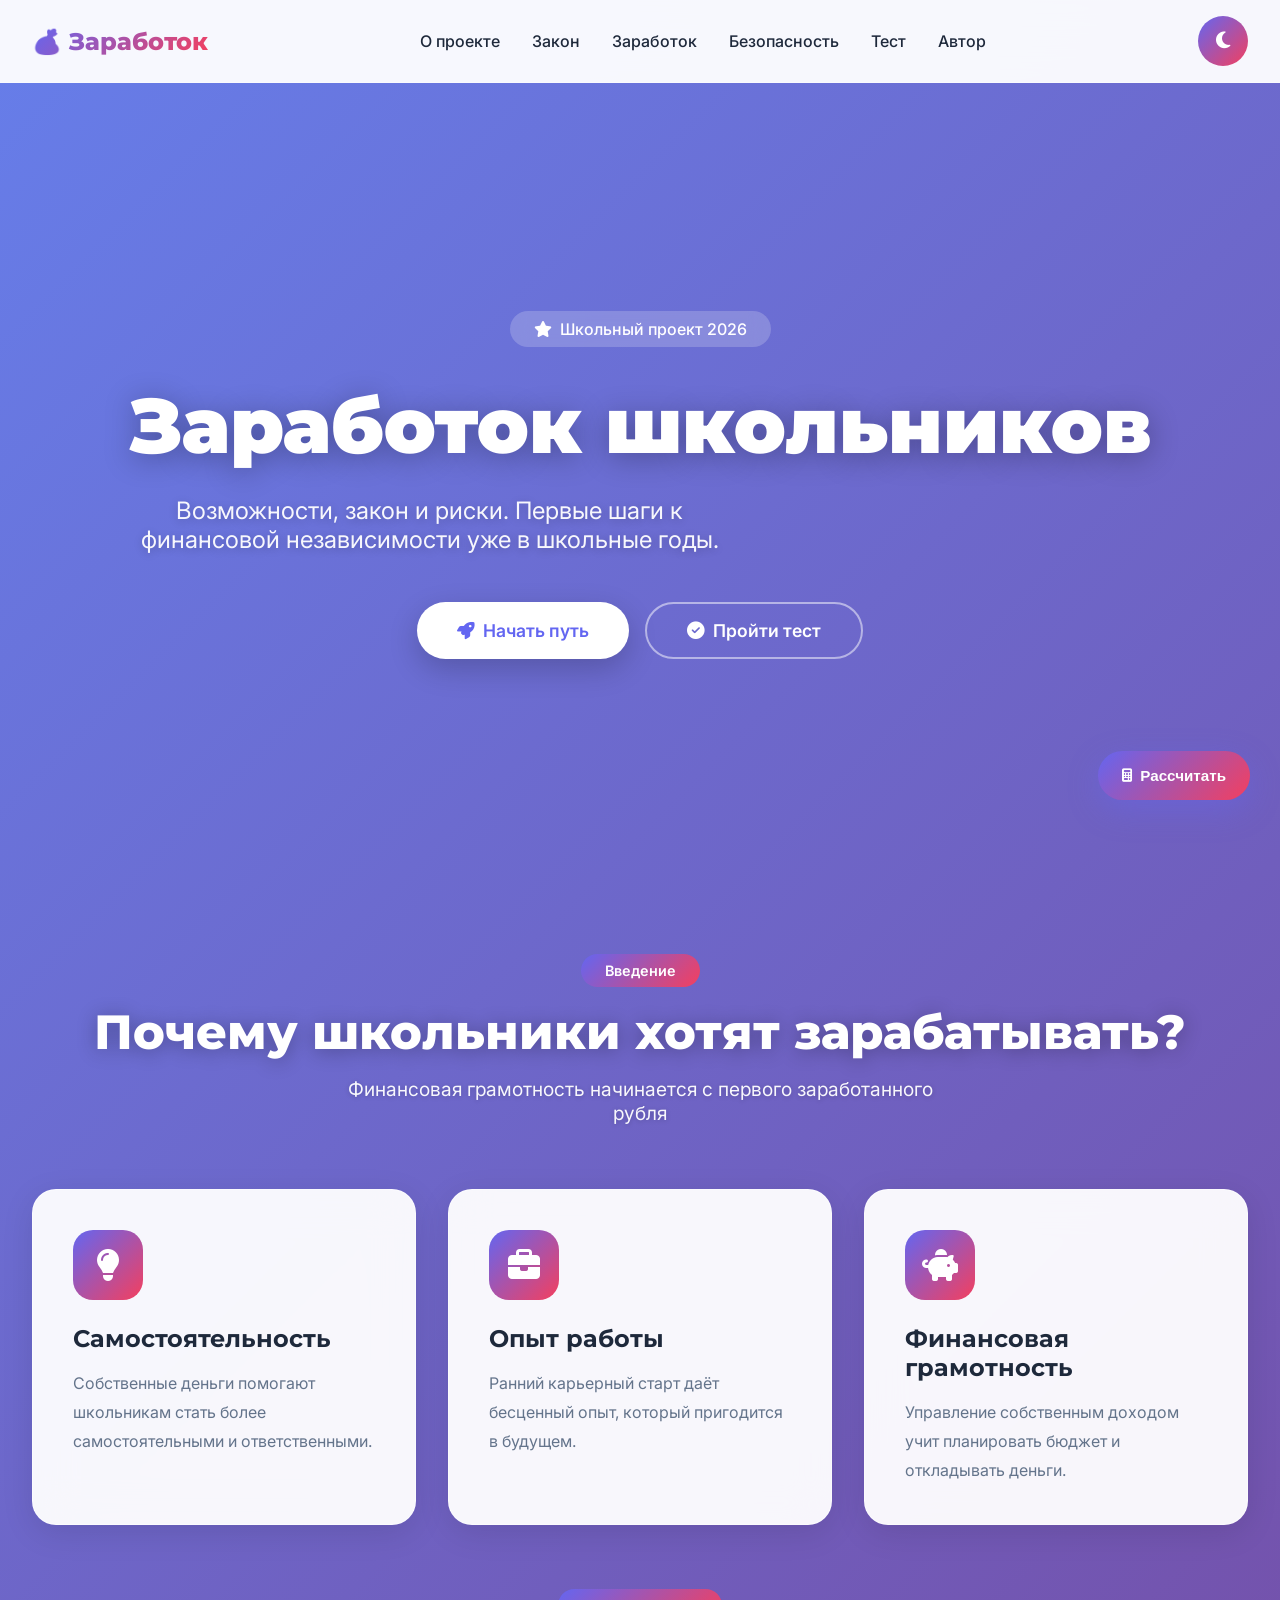
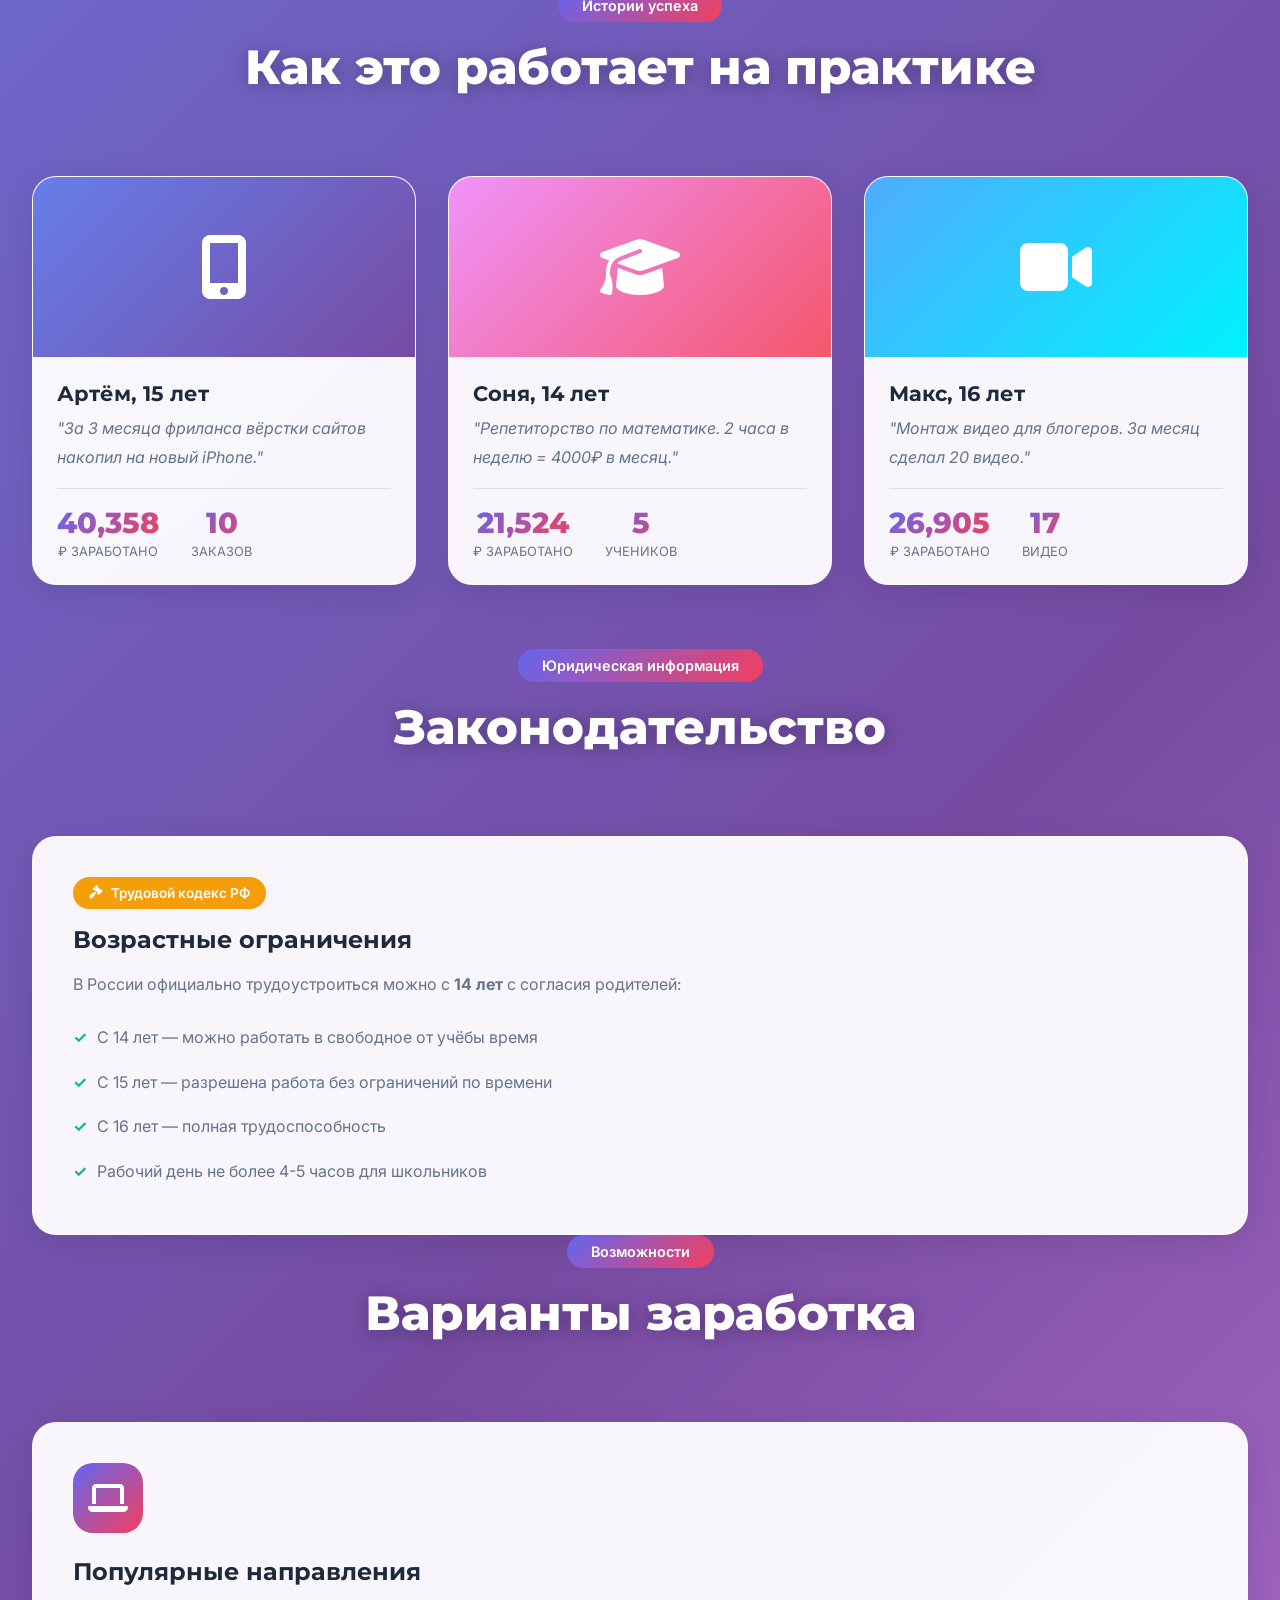
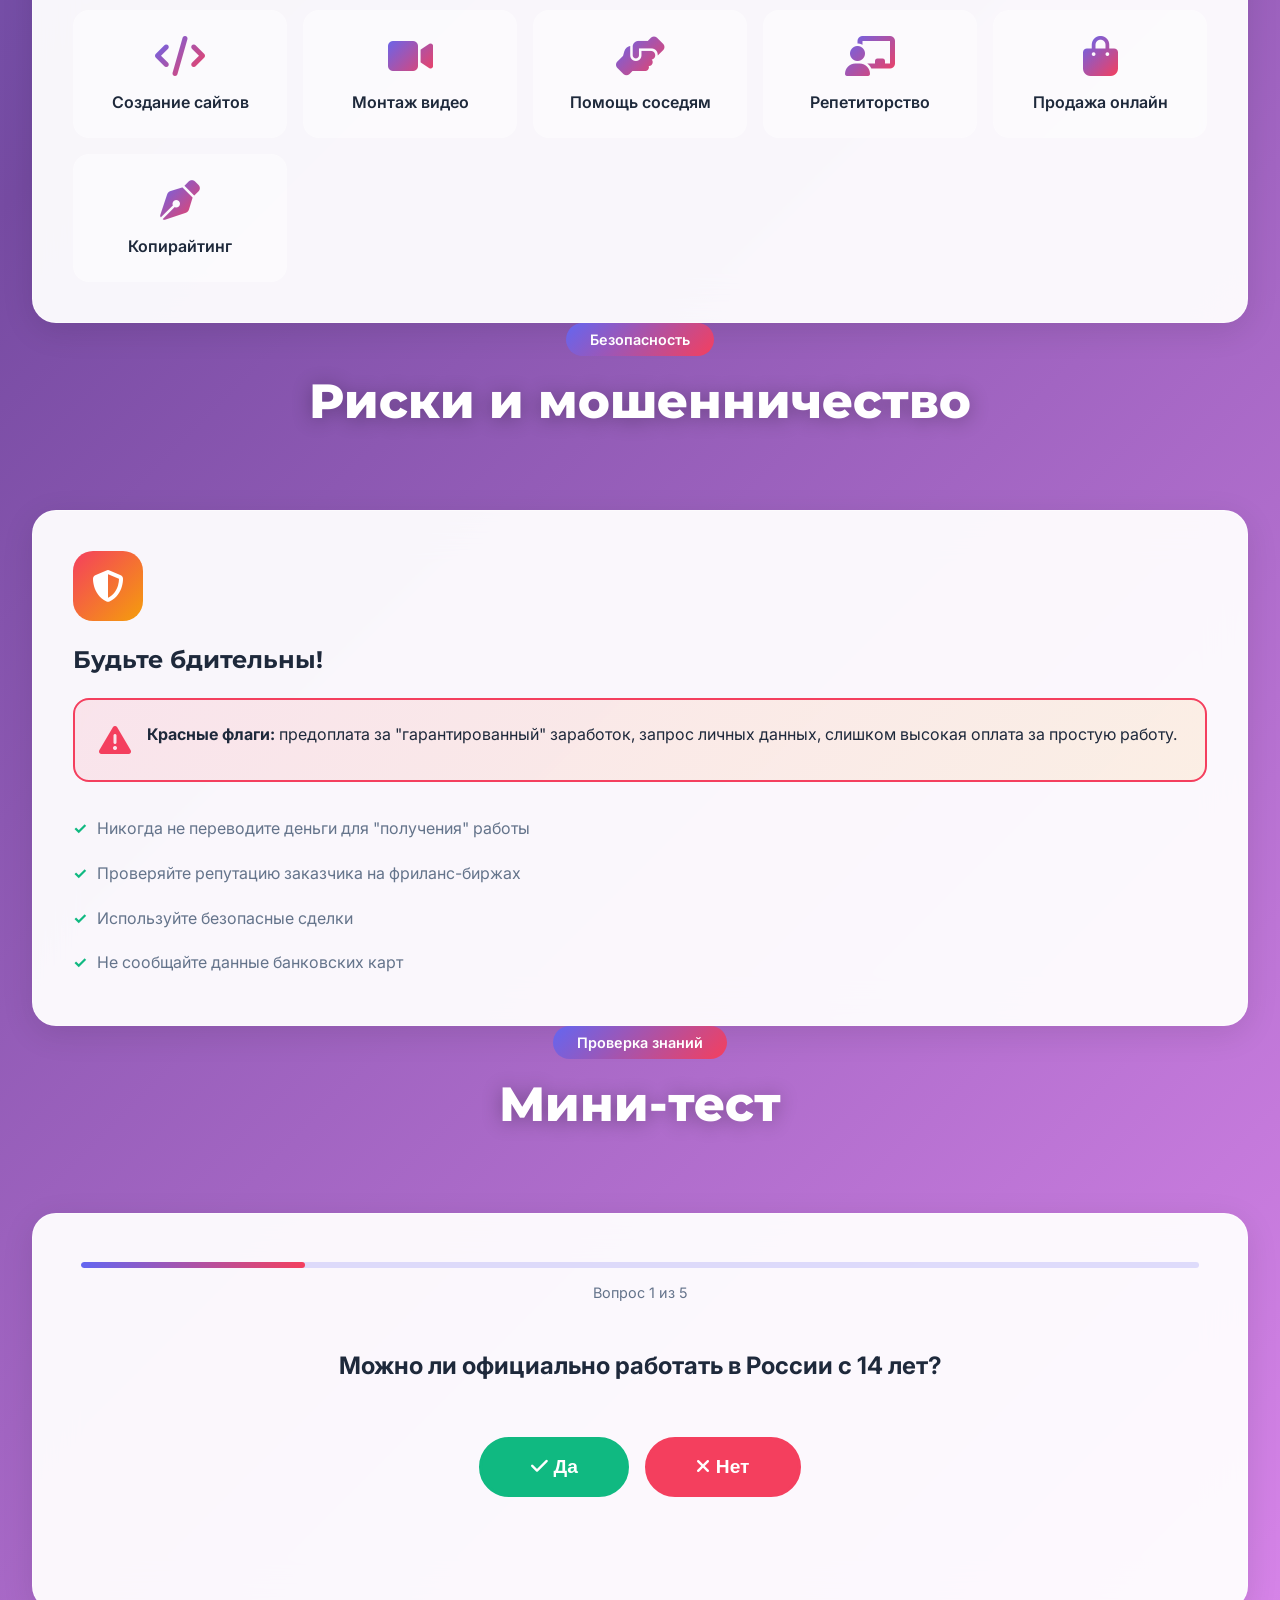
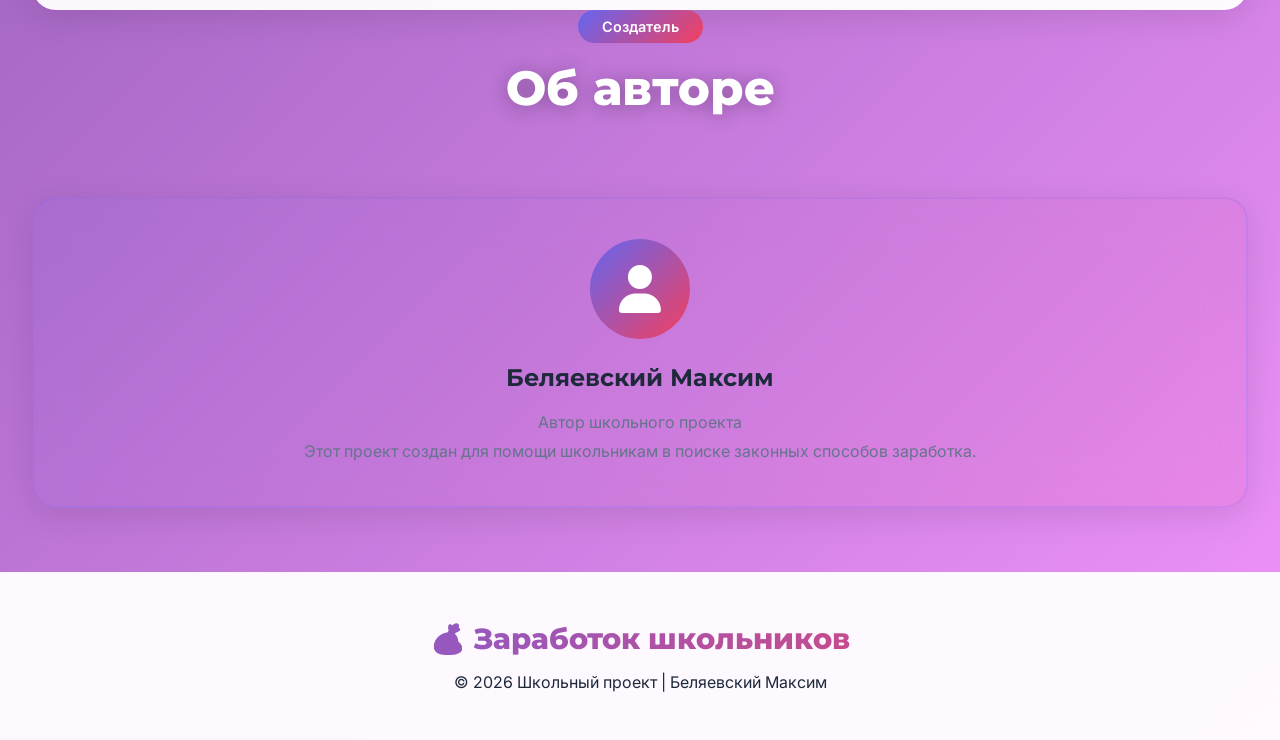
<file: index.html>
<!DOCTYPE html>
<html lang="ru">
<head>
  <meta charset="UTF-8">
  <meta name="viewport" content="width=device-width, initial-scale=1.0">
  <title>Заработок школьников | Возможности и карьера</title>
  <link href="https://fonts.googleapis.com/css2?family=Inter:wght@400;500;600;700;800&family=Montserrat:wght@700;800;900&display=swap" rel="stylesheet">
  <link rel="stylesheet" href="https://cdnjs.cloudflare.com/ajax/libs/font-awesome/6.4.0/css/all.min.css">
  <!-- VERSION 31 - FORCE CACHE REFRESH -->
  <link rel="stylesheet" href="style.css?v=32">
  <base target="_blank">
</head>
<body>

<!-- Progress Bar -->
<div class="progress-bar" id="progressBar" role="progressbar" aria-label="Прогресс прокрутки страницы"></div>

<!-- Calculator Modal -->
<div class="modal-overlay" id="calculatorModal" role="dialog" aria-modal="true" aria-labelledby="calcTitle">
  <div class="modal">
    <button class="modal-close" id="closeCalculator" aria-label="Закрыть калькулятор">
      <i class="fas fa-times" aria-hidden="true"></i>
    </button>
    <h3 class="modal-title" id="calcTitle">
      <i class="fas fa-calculator" aria-hidden="true"></i>
      Калькулятор заработка
    </h3>

    <div class="calc-form">
      <div class="calc-group">
        <label for="workType">Тип работы</label>
        <select id="workType">
          <option value="500">Репетиторство (500₽/час)</option>
          <option value="300">Фриланс (300₽/час)</option>
          <option value="200">Помощь соседям (200₽/час)</option>
          <option value="400">Монтаж видео (400₽/час)</option>
          <option value="250">Копирайтинг (250₽/час)</option>
          <option value="150">Продажи handmade (150₽/час)</option>
        </select>
      </div>

      <div class="calc-group">
        <label for="hoursPerWeek">Часов в неделю: <span id="hoursValue" class="calc-highlight">5</span></label>
        <input type="range" id="hoursPerWeek" min="1" max="20" value="5" class="calc-slider" aria-describedby="hoursHint">
        <div class="calc-range-labels">
          <span>1 час</span>
          <span>20 часов</span>
        </div>
        <p id="hoursHint" class="sr-only">Выберите количество часов от 1 до 20</p>

        <!-- Quick select buttons -->
        <div class="calc-quick-buttons">
          <button type="button" class="calc-quick-btn" data-hours="5">5 ч</button>
          <button type="button" class="calc-quick-btn" data-hours="10">10 ч</button>
          <button type="button" class="calc-quick-btn" data-hours="15">15 ч</button>
          <button type="button" class="calc-quick-btn" data-hours="20">20 ч</button>
        </div>
      </div>

      <button class="calc-btn" id="calculateBtn">
        <i class="fas fa-calculator" aria-hidden="true"></i>
        Рассчитать
      </button>

      <div class="calc-result" id="calcResult" style="display: none;" role="status" aria-live="polite">
        <div class="calc-result-title">Ваш потенциальный доход:</div>
        <div class="calc-result-amount" id="resultAmount">0₽</div>
        <div class="calc-result-details">
          <div class="calc-detail">
            <span>В неделю:</span>
            <strong id="weeklyAmount">0₽</strong>
          </div>
          <div class="calc-detail">
            <span>В месяц:</span>
            <strong id="monthlyAmount">0₽</strong>
          </div>
          <div class="calc-detail">
            <span>За год:</span>
            <strong id="yearlyAmount">0₽</strong>
          </div>
        </div>
      </div>
    </div>
  </div>
</div>

<!-- Calculator Floating Button -->
<button class="calc-floating-btn" id="openCalculator" title="Калькулятор заработка" aria-label="Открыть калькулятор заработка">
  <i class="fas fa-calculator" aria-hidden="true"></i>
  <span class="calc-floating-text">Рассчитать</span>
</button>

<!-- Back to Top Button -->
<button class="back-to-top" id="backToTop" title="Наверх" aria-label="Вернуться наверх">
  <i class="fas fa-arrow-up" aria-hidden="true"></i>
</button>

<!-- Navigation -->
<nav id="navbar" role="navigation" aria-label="Главное меню">
  <div class="nav-logo">💰 Заработок</div>

  <!-- Mobile Menu Toggle -->
  <button class="mobile-menu-toggle" id="mobileMenuToggle" aria-label="Открыть меню" aria-expanded="false" aria-controls="mobileMenu">
    <i class="fas fa-bars" aria-hidden="true"></i>
  </button>

  <ul class="nav-links" role="menubar">
    <li role="none"><a href="#about" role="menuitem">О проекте</a></li>
    <li role="none"><a href="#law" role="menuitem">Закон</a></li>
    <li role="none"><a href="#work" role="menuitem">Заработок</a></li>
    <li role="none"><a href="#risk" role="menuitem">Безопасность</a></li>
    <li role="none"><a href="#test" role="menuitem">Тест</a></li>
    <li role="none"><a href="#author" role="menuitem">Автор</a></li>
  </ul>

  <button class="theme-toggle" id="themeToggle" aria-label="Переключить тему">
    <i class="fas fa-moon" aria-hidden="true"></i>
  </button>
</nav>

<!-- Mobile Menu Overlay -->
<div class="mobile-menu-overlay" id="mobileMenuOverlay" role="dialog" aria-modal="true" aria-label="Мобильное меню">
  <div class="mobile-menu" id="mobileMenu">
    <button class="mobile-menu-close" id="mobileMenuClose" aria-label="Закрыть меню">
      <i class="fas fa-times" aria-hidden="true"></i>
    </button>
    <ul class="mobile-nav-links">
      <li><a href="#about"><i class="fas fa-info-circle"></i> О проекте</a></li>
      <li><a href="#law"><i class="fas fa-gavel"></i> Закон</a></li>
      <li><a href="#work"><i class="fas fa-briefcase"></i> Заработок</a></li>
      <li><a href="#risk"><i class="fas fa-shield-alt"></i> Безопасность</a></li>
      <li><a href="#test"><i class="fas fa-check-circle"></i> Тест</a></li>
      <li><a href="#author"><i class="fas fa-user"></i> Автор</a></li>
    </ul>
  </div>
</div>

<!-- Hero Section -->
<header>
  <div class="hero-content">
    <div class="hero-badge">
      <i class="fas fa-star" aria-hidden="true"></i>
      Школьный проект 2026
    </div>
    <h1>Заработок школьников</h1>
    <p class="hero-subtitle">Возможности, закон и риски. Первые шаги к финансовой независимости уже в школьные годы.</p>
    <div class="hero-buttons">
      <a href="#about" class="btn btn-primary">
        <i class="fas fa-rocket" aria-hidden="true"></i>
        Начать путь
      </a>
      <a href="#test" class="btn btn-secondary">
        <i class="fas fa-check-circle" aria-hidden="true"></i>
        Пройти тест
      </a>
    </div>
  </div>
</header>

<!-- Main Content -->
<section class="container">

  <!-- About Section -->
  <div class="section-header reveal">
    <span class="section-tag">Введение</span>
    <h2 class="section-title">Почему школьники хотят зарабатывать?</h2>
    <p class="section-subtitle">Финансовая грамотность начинается с первого заработанного рубля</p>
  </div>

  <div class="cards-grid">
    <div class="card reveal" id="about">
      <div class="card-icon">
        <i class="fas fa-lightbulb" aria-hidden="true"></i>
      </div>
      <h2>Самостоятельность</h2>
      <p>Собственные деньги помогают школьникам стать более самостоятельными и ответственными.</p>
    </div>

    <div class="card reveal">
      <div class="card-icon">
        <i class="fas fa-briefcase" aria-hidden="true"></i>
      </div>
      <h2>Опыт работы</h2>
      <p>Ранний карьерный старт даёт бесценный опыт, который пригодится в будущем.</p>
    </div>

    <div class="card reveal">
      <div class="card-icon">
        <i class="fas fa-piggy-bank" aria-hidden="true"></i>
      </div>
      <h2>Финансовая грамотность</h2>
      <p>Управление собственным доходом учит планировать бюджет и откладывать деньги.</p>
    </div>
  </div>

  <!-- Success Stories -->
  <div class="section-header reveal">
    <span class="section-tag">Истории успеха</span>
    <h2 class="section-title">Как это работает на практике</h2>
  </div>

  <div class="cards-grid">
    <div class="card story-card reveal">
      <div class="story-image" style="background: linear-gradient(135deg, #667eea 0%, #764ba2 100%);">
        <i class="fas fa-mobile-alt" aria-hidden="true"></i>
      </div>
      <div class="story-content">
        <h3>Артём, 15 лет</h3>
        <p class="story-text">"За 3 месяца фриланса вёрстки сайтов накопил на новый iPhone."</p>
        <div class="story-stats">
          <div class="stat">
            <span class="stat-number" data-target="45000">0</span>
            <span class="stat-label">₽ заработано</span>
          </div>
          <div class="stat">
            <span class="stat-number" data-target="12">0</span>
            <span class="stat-label">заказов</span>
          </div>
        </div>
      </div>
    </div>

    <div class="card story-card reveal">
      <div class="story-image" style="background: linear-gradient(135deg, #f093fb 0%, #f5576c 100%);">
        <i class="fas fa-graduation-cap" aria-hidden="true"></i>
      </div>
      <div class="story-content">
        <h3>Соня, 14 лет</h3>
        <p class="story-text">"Репетиторство по математике. 2 часа в неделю = 4000₽ в месяц."</p>
        <div class="story-stats">
          <div class="stat">
            <span class="stat-number" data-target="24000">0</span>
            <span class="stat-label">₽ заработано</span>
          </div>
          <div class="stat">
            <span class="stat-number" data-target="6">0</span>
            <span class="stat-label">учеников</span>
          </div>
        </div>
      </div>
    </div>

    <div class="card story-card reveal">
      <div class="story-image" style="background: linear-gradient(135deg, #4facfe 0%, #00f2fe 100%);">
        <i class="fas fa-video" aria-hidden="true"></i>
      </div>
      <div class="story-content">
        <h3>Макс, 16 лет</h3>
        <p class="story-text">"Монтаж видео для блогеров. За месяц сделал 20 видео."</p>
        <div class="story-stats">
          <div class="stat">
            <span class="stat-number" data-target="30000">0</span>
            <span class="stat-label">₽ заработано</span>
          </div>
          <div class="stat">
            <span class="stat-number" data-target="20">0</span>
            <span class="stat-label">видео</span>
          </div>
        </div>
      </div>
    </div>
  </div>

  <!-- Law Section -->
  <div class="section-header reveal">
    <span class="section-tag">Юридическая информация</span>
    <h2 class="section-title">Законодательство</h2>
  </div>

  <div class="card law-card reveal" id="law">
    <div class="law-badge">
      <i class="fas fa-gavel" aria-hidden="true"></i>
      Трудовой кодекс РФ
    </div>
    <h2>Возрастные ограничения</h2>
    <p>В России официально трудоустроиться можно с <strong>14 лет</strong> с согласия родителей:</p>
    <ul>
      <li>С 14 лет — можно работать в свободное от учёбы время</li>
      <li>С 15 лет — разрешена работа без ограничений по времени</li>
      <li>С 16 лет — полная трудоспособность</li>
      <li>Рабочий день не более 4-5 часов для школьников</li>
    </ul>
  </div>

  <!-- Work Section -->
  <div class="section-header reveal">
    <span class="section-tag">Возможности</span>
    <h2 class="section-title">Варианты заработка</h2>
  </div>

  <div class="card reveal" id="work">
    <div class="card-icon">
      <i class="fas fa-laptop" aria-hidden="true"></i>
    </div>
    <h2>Популярные направления</h2>
    <div class="work-grid">
      <div class="work-item">
        <i class="fas fa-code" aria-hidden="true"></i>
        <h4>Создание сайтов</h4>
      </div>
      <div class="work-item">
        <i class="fas fa-video" aria-hidden="true"></i>
        <h4>Монтаж видео</h4>
      </div>
      <div class="work-item">
        <i class="fas fa-hands-helping" aria-hidden="true"></i>
        <h4>Помощь соседям</h4>
      </div>
      <div class="work-item">
        <i class="fas fa-chalkboard-teacher" aria-hidden="true"></i>
        <h4>Репетиторство</h4>
      </div>
      <div class="work-item">
        <i class="fas fa-shopping-bag" aria-hidden="true"></i>
        <h4>Продажа онлайн</h4>
      </div>
      <div class="work-item">
        <i class="fas fa-pen-nib" aria-hidden="true"></i>
        <h4>Копирайтинг</h4>
      </div>
    </div>
  </div>

  <!-- Risk Section -->
  <div class="section-header reveal">
    <span class="section-tag">Безопасность</span>
    <h2 class="section-title">Риски и мошенничество</h2>
  </div>

  <div class="card reveal" id="risk">
    <div class="card-icon" style="background: linear-gradient(135deg, #f43f5e, #f59e0b);">
      <i class="fas fa-shield-alt" aria-hidden="true"></i>
    </div>
    <h2>Будьте бдительны!</h2>
    <div class="risk-alert">
      <i class="fas fa-exclamation-triangle" aria-hidden="true"></i>
      <div>
        <strong>Красные флаги:</strong> предоплата за "гарантированный" заработок, запрос личных данных, слишком высокая оплата за простую работу.
      </div>
    </div>
    <ul>
      <li>Никогда не переводите деньги для "получения" работы</li>
      <li>Проверяйте репутацию заказчика на фриланс-биржах</li>
      <li>Используйте безопасные сделки</li>
      <li>Не сообщайте данные банковских карт</li>
    </ul>
  </div>

  <!-- Test Section -->
  <div class="section-header reveal">
    <span class="section-tag">Проверка знаний</span>
    <h2 class="section-title">Мини-тест</h2>
  </div>

  <div class="test-container reveal" id="test">
    <div class="test-progress" role="progressbar" aria-valuenow="20" aria-valuemin="0" aria-valuemax="100" aria-label="Прогресс теста">
      <div class="test-progress-bar" id="testProgress"></div>
    </div>
    <div class="test-counter" id="testCounter" aria-live="polite">Вопрос 1 из 5</div>

    <div class="test-question" id="questionText">
      Можно ли официально работать в России с 14 лет?
    </div>
    <div class="test-buttons" id="testButtons">
      <button class="test-btn test-btn-yes" onclick="checkAnswer(true)" aria-label="Ответ: Да">
        <i class="fas fa-check" aria-hidden="true"></i> Да
      </button>
      <button class="test-btn test-btn-no" onclick="checkAnswer(false)" aria-label="Ответ: Нет">
        <i class="fas fa-times" aria-hidden="true"></i> Нет
      </button>
    </div>
    <div id="result" role="status" aria-live="polite"></div>

    <div class="test-navigation" id="testNavigation" style="display: none;">
      <button class="test-nav-btn test-nav-btn-prev" onclick="prevQuestion()" id="prevBtn" style="display: none;">
        <i class="fas fa-arrow-left" aria-hidden="true"></i> Назад
      </button>
      <button class="test-nav-btn test-nav-btn-next" onclick="nextQuestion()" id="nextBtn">
        Следующий вопрос <i class="fas fa-arrow-right" aria-hidden="true"></i>
      </button>
    </div>

    <!-- Test Summary -->
    <div class="test-summary" id="testSummary" style="display: none;">
      <h3>Результаты теста</h3>
      <div class="test-summary-content" id="testSummaryContent"></div>
    </div>
  </div>

  <!-- Author Section -->
  <div class="section-header reveal">
    <span class="section-tag">Создатель</span>
    <h2 class="section-title">Об авторе</h2>
  </div>

  <div class="card author-card reveal" id="author">
    <div class="author-avatar">
      <i class="fas fa-user" aria-hidden="true"></i>
    </div>
    <h2>Беляевский Максим</h2>
    <p>Автор школьного проекта</p>
    <p>Этот проект создан для помощи школьникам в поиске законных способов заработка.</p>
  </div>

</section>

<!-- Footer -->
<footer>
  <div class="footer-content">
    <div class="footer-logo">💰 Заработок школьников</div>
    <p>© 2026 Школьный проект | Беляевский Максим</p>
  </div>
</footer>

<!-- VERSION 31 - FORCE CACHE REFRESH -->
<script src="script.js?v=32"></script>

</body>
</html>
</file>
<file: style.css>
/* ==========================================
   ЗАРАБОТОК ШКОЛЬНИКОВ - Improved CSS
   Fixes: 1, 2, 3, 4, 5, 6, 7, 11
   ========================================== */

:root {
  --primary: #6366f1;
  --primary-dark: #4f46e5;
  --accent: #f43f5e;
  --accent-light: #fb7185;
  --success: #10b981;
  --warning: #f59e0b;
  --bg-dark: #0f172a;
  --bg-light: #f8fafc;
  --text-dark: #1e293b;
  --text-light: #64748b;
  --white: #ffffff;
  --glass: rgba(255, 255, 255, 0.95);
}

/* Prefers reduced motion */
@media (prefers-reduced-motion: reduce) {
  *,
  *::before,
  *::after {
    animation-duration: 0.01ms !important;
    animation-iteration-count: 1 !important;
    transition-duration: 0.01ms !important;
    scroll-behavior: auto !important;
  }

  .gradient-bg {
    animation: none !important;
  }
}

* {
  margin: 0;
  padding: 0;
  box-sizing: border-box;
}

html {
  scroll-behavior: smooth;
}

body {
  font-family: 'Inter', sans-serif;
  background: linear-gradient(135deg, #667eea 0%, #764ba2 25%, #f093fb 50%, #f5576c 75%, #4facfe 100%);
  background-size: 200% 200%;
  animation: gradientShift 20s ease infinite;
  min-height: 100vh;
  color: var(--text-dark);
  overflow-x: hidden;
  padding-top: 80px;
}

/* Optimized gradient animation - smaller background-size */
@keyframes gradientShift {
  0% { background-position: 0% 50%; }
  50% { background-position: 100% 50%; }
  100% { background-position: 0% 50%; }
}

/* Screen reader only */
.sr-only {
  position: absolute;
  width: 1px;
  height: 1px;
  padding: 0;
  margin: -1px;
  overflow: hidden;
  clip: rect(0, 0, 0, 0);
  white-space: nowrap;
  border: 0;
}

/* Progress Bar with will-change */
.progress-bar {
  position: fixed;
  top: 0;
  left: 0;
  height: 4px;
  background: linear-gradient(90deg, var(--primary), var(--accent));
  z-index: 10000;
  width: 0%;
  transition: width 0.1s ease;
  will-change: width;
}

/* Calculator Floating Button */
.calc-floating-btn {
  position: fixed;
  right: 30px;
  bottom: 100px;
  background: linear-gradient(135deg, var(--primary) 0%, var(--accent) 100%);
  border: none;
  border-radius: 50px;
  padding: 1rem 1.5rem;
  color: white;
  font-weight: 600;
  cursor: pointer;
  box-shadow: 0 10px 30px rgba(99, 102, 241, 0.4);
  z-index: 999;
  display: flex;
  align-items: center;
  gap: 0.5rem;
  transition: all 0.3s ease;
}

.calc-floating-btn:hover {
  transform: translateY(-5px) scale(1.05);
}

.calc-floating-btn:focus-visible {
  outline: 3px solid white;
  outline-offset: 3px;
}

.calc-floating-text {
  font-size: 0.95rem;
}

/* Quick buttons for calculator */
.calc-quick-buttons {
  display: flex;
  gap: 0.5rem;
  margin-top: 0.5rem;
  flex-wrap: wrap;
}

.calc-quick-btn {
  background: rgba(99, 102, 241, 0.1);
  border: 2px solid rgba(99, 102, 241, 0.3);
  border-radius: 8px;
  padding: 0.4rem 0.8rem;
  font-size: 0.85rem;
  font-weight: 600;
  color: var(--primary);
  cursor: pointer;
  transition: all 0.2s ease;
}

.calc-quick-btn:hover {
  background: var(--primary);
  color: white;
  transform: translateY(-2px);
}

.calc-quick-btn.active {
  background: var(--primary);
  color: white;
}

/* Modal */
.modal-overlay {
  position: fixed;
  top: 0;
  left: 0;
  right: 0;
  bottom: 0;
  background: rgba(0, 0, 0, 0.7);
  backdrop-filter: blur(5px);
  z-index: 2000;
  display: flex;
  align-items: center;
  justify-content: center;
  opacity: 0;
  visibility: hidden;
  transition: all 0.3s ease;
}

.modal-overlay.active {
  opacity: 1;
  visibility: visible;
}

.modal {
  background: var(--glass);
  backdrop-filter: blur(20px);
  border-radius: 24px;
  padding: 2rem;
  max-width: 500px;
  width: 90%;
  max-height: 90vh;
  overflow-y: auto;
  position: relative;
  border: 1px solid rgba(255, 255, 255, 0.5);
  box-shadow: 0 25px 50px rgba(0, 0, 0, 0.3);
  transform: scale(0.9);
  transition: all 0.3s ease;
}

.modal-overlay.active .modal {
  transform: scale(1);
}

.modal-close {
  position: absolute;
  top: 1rem;
  right: 1rem;
  background: rgba(244, 63, 94, 0.1);
  border: none;
  width: 40px;
  height: 40px;
  border-radius: 50%;
  cursor: pointer;
  color: var(--accent);
  font-size: 1.2rem;
  transition: all 0.3s ease;
  display: flex;
  align-items: center;
  justify-content: center;
}

.modal-close:hover {
  background: var(--accent);
  color: white;
  transform: rotate(90deg);
}

.modal-close:focus-visible {
  outline: 3px solid var(--accent);
  outline-offset: 2px;
}

.modal-title {
  font-family: 'Montserrat', sans-serif;
  font-size: 1.5rem;
  font-weight: 700;
  margin-bottom: 1.5rem;
  display: flex;
  align-items: center;
  gap: 0.5rem;
}

/* Calculator Form */
.calc-form {
  display: flex;
  flex-direction: column;
  gap: 1.5rem;
}

.calc-group {
  display: flex;
  flex-direction: column;
  gap: 0.5rem;
}

.calc-group label {
  font-weight: 600;
  font-size: 0.95rem;
}

.calc-group select, .calc-group input[type="range"] {
  padding: 0.8rem;
  border: 2px solid rgba(99, 102, 241, 0.2);
  border-radius: 12px;
  font-size: 1rem;
  background: white;
  cursor: pointer;
}

.calc-group select:focus {
  outline: 3px solid var(--primary);
  outline-offset: 2px;
}

.calc-slider {
  width: 100%;
  height: 8px;
  border-radius: 4px;
  background: rgba(99, 102, 241, 0.2);
  outline: none;
  -webkit-appearance: none;
}

.calc-slider::-webkit-slider-thumb {
  -webkit-appearance: none;
  width: 24px;
  height: 24px;
  border-radius: 50%;
  background: linear-gradient(135deg, var(--primary), var(--accent));
  cursor: pointer;
  box-shadow: 0 4px 10px rgba(99, 102, 241, 0.4);
}

.calc-slider:focus::-webkit-slider-thumb {
  box-shadow: 0 0 0 4px rgba(99, 102, 241, 0.3);
}

.calc-range-labels {
  display: flex;
  justify-content: space-between;
  font-size: 0.8rem;
  color: var(--text-light);
}

.calc-highlight {
  color: var(--primary);
  font-weight: 700;
  font-size: 1.2rem;
}

.calc-btn {
  background: linear-gradient(135deg, var(--primary) 0%, var(--accent) 100%);
  border: none;
  padding: 1rem;
  border-radius: 12px;
  color: white;
  font-weight: 600;
  font-size: 1.1rem;
  cursor: pointer;
  transition: all 0.3s ease;
}

.calc-btn:hover {
  transform: translateY(-2px);
  box-shadow: 0 10px 30px rgba(99, 102, 241, 0.4);
}

.calc-btn:focus-visible {
  outline: 3px solid var(--primary);
  outline-offset: 3px;
}

.calc-result {
  background: linear-gradient(135deg, rgba(16, 185, 129, 0.1) 0%, rgba(99, 102, 241, 0.1) 100%);
  border-radius: 16px;
  padding: 1.5rem;
  border: 2px solid rgba(16, 185, 129, 0.3);
  animation: slideUp 0.5s ease;
}

@keyframes slideUp {
  from { opacity: 0; transform: translateY(20px); }
  to { opacity: 1; transform: translateY(0); }
}

.calc-result-title {
  font-size: 0.9rem;
  color: var(--text-light);
  margin-bottom: 0.5rem;
  text-transform: uppercase;
}

.calc-result-amount {
  font-family: 'Montserrat', sans-serif;
  font-size: 2.5rem;
  font-weight: 800;
  background: linear-gradient(135deg, var(--success), var(--primary));
  -webkit-background-clip: text;
  -webkit-text-fill-color: transparent;
  margin-bottom: 1rem;
}

.calc-result-details {
  display: grid;
  grid-template-columns: repeat(3, 1fr);
  gap: 1rem;
  margin-top: 1rem;
  padding-top: 1rem;
  border-top: 1px solid rgba(0, 0, 0, 0.1);
}

.calc-detail {
  text-align: center;
}

.calc-detail span {
  display: block;
  font-size: 0.8rem;
  color: var(--text-light);
}

.calc-detail strong {
  font-size: 1.1rem;
  color: var(--text-dark);
}

/* Back to Top */
.back-to-top {
  position: fixed;
  right: 30px;
  bottom: 30px;
  width: 50px;
  height: 50px;
  background: linear-gradient(135deg, var(--primary) 0%, var(--accent) 100%);
  border: none;
  border-radius: 50%;
  color: white;
  font-size: 1.2rem;
  cursor: pointer;
  box-shadow: 0 10px 30px rgba(99, 102, 241, 0.4);
  z-index: 998;
  opacity: 0;
  visibility: hidden;
  transform: translateY(20px);
  transition: all 0.3s ease;
  display: flex;
  align-items: center;
  justify-content: center;
}

.back-to-top.visible {
  opacity: 1;
  visibility: visible;
  transform: translateY(0);
}

.back-to-top:hover {
  transform: translateY(-5px) scale(1.1);
}

.back-to-top:focus-visible {
  outline: 3px solid white;
  outline-offset: 3px;
}

/* Navigation */
nav {
  position: fixed;
  top: 0;
  left: 0;
  right: 0;
  background: var(--glass);
  backdrop-filter: blur(20px);
  border-bottom: 1px solid rgba(255, 255, 255, 0.3);
  z-index: 1000;
  padding: 1rem 2rem;
  display: flex;
  justify-content: space-between;
  align-items: center;
}

.nav-logo {
  font-family: 'Montserrat', sans-serif;
  font-weight: 800;
  font-size: 1.5rem;
  background: linear-gradient(135deg, var(--primary) 0%, var(--accent) 100%);
  -webkit-background-clip: text;
  -webkit-text-fill-color: transparent;
}

.nav-links {
  display: flex;
  gap: 2rem;
  list-style: none;
}

.nav-links a {
  text-decoration: none;
  color: var(--text-dark);
  font-weight: 500;
  position: relative;
  padding: 0.5rem 0;
  transition: color 0.3s ease;
}

.nav-links a:hover {
  color: var(--primary);
}

.nav-links a:focus-visible {
  outline: 3px solid var(--primary);
  outline-offset: 4px;
  border-radius: 4px;
}

/* Mobile Menu Toggle */
.mobile-menu-toggle {
  display: none;
  background: none;
  border: none;
  font-size: 1.5rem;
  color: var(--text-dark);
  cursor: pointer;
  padding: 0.5rem;
  border-radius: 8px;
  transition: all 0.3s ease;
}

.mobile-menu-toggle:hover {
  background: rgba(99, 102, 241, 0.1);
}

.mobile-menu-toggle:focus-visible {
  outline: 3px solid var(--primary);
  outline-offset: 2px;
}

/* Mobile Menu Overlay */
.mobile-menu-overlay {
  position: fixed;
  top: 0;
  left: 0;
  right: 0;
  bottom: 0;
  background: rgba(0, 0, 0, 0.5);
  backdrop-filter: blur(5px);
  z-index: 2001;
  opacity: 0;
  visibility: hidden;
  transition: all 0.3s ease;
}

.mobile-menu-overlay.active {
  opacity: 1;
  visibility: visible;
}

.mobile-menu {
  position: absolute;
  top: 0;
  right: 0;
  width: 80%;
  max-width: 300px;
  height: 100%;
  background: var(--glass);
  backdrop-filter: blur(20px);
  padding: 2rem;
  transform: translateX(100%);
  transition: transform 0.3s ease;
  overflow-y: auto;
}

.mobile-menu-overlay.active .mobile-menu {
  transform: translateX(0);
}

.mobile-menu-close {
  position: absolute;
  top: 1rem;
  right: 1rem;
  background: none;
  border: none;
  font-size: 1.5rem;
  color: var(--text-dark);
  cursor: pointer;
  width: 40px;
  height: 40px;
  border-radius: 50%;
  display: flex;
  align-items: center;
  justify-content: center;
  transition: all 0.3s ease;
}

.mobile-menu-close:hover {
  background: rgba(244, 63, 94, 0.1);
  color: var(--accent);
}

.mobile-nav-links {
  list-style: none;
  margin-top: 3rem;
}

.mobile-nav-links li {
  margin-bottom: 0.5rem;
}

.mobile-nav-links a {
  display: flex;
  align-items: center;
  gap: 1rem;
  padding: 1rem;
  text-decoration: none;
  color: var(--text-dark);
  font-weight: 600;
  border-radius: 12px;
  transition: all 0.3s ease;
}

.mobile-nav-links a:hover {
  background: rgba(99, 102, 241, 0.1);
  color: var(--primary);
}

.mobile-nav-links a:focus-visible {
  outline: 3px solid var(--primary);
  outline-offset: 2px;
}

.theme-toggle {
  background: linear-gradient(135deg, var(--primary) 0%, var(--accent) 100%);
  border: none;
  width: 50px;
  height: 50px;
  border-radius: 50%;
  cursor: pointer;
  display: flex;
  align-items: center;
  justify-content: center;
  color: white;
  font-size: 1.2rem;
  transition: transform 0.3s ease;
}

.theme-toggle:hover {
  transform: scale(1.1) rotate(15deg);
}

.theme-toggle:focus-visible {
  outline: 3px solid white;
  outline-offset: 3px;
}

/* Hero */
header {
  min-height: 90vh;
  display: flex;
  flex-direction: column;
  justify-content: center;
  align-items: center;
  text-align: center;
  padding: 2rem;
}

.hero-badge {
  display: inline-flex;
  align-items: center;
  gap: 0.5rem;
  background: rgba(255, 255, 255, 0.2);
  backdrop-filter: blur(10px);
  padding: 0.5rem 1.5rem;
  border-radius: 50px;
  color: white;
  font-weight: 500;
  margin-bottom: 2rem;
}

h1 {
  font-family: 'Montserrat', sans-serif;
  font-size: clamp(2.5rem, 6vw, 5rem);
  font-weight: 900;
  color: white;
  margin-bottom: 1.5rem;
  text-shadow: 0 4px 30px rgba(0, 0, 0, 0.3);
}

.hero-subtitle {
  font-size: 1.5rem;
  color: rgba(255, 255, 255, 0.95);
  margin-bottom: 3rem;
  text-shadow: 0 2px 10px rgba(0, 0, 0, 0.2);
  max-width: 600px;
}

.hero-buttons {
  display: flex;
  gap: 1rem;
  justify-content: center;
  flex-wrap: wrap;
}

.btn {
  display: inline-flex;
  align-items: center;
  gap: 0.5rem;
  padding: 1rem 2.5rem;
  border-radius: 50px;
  text-decoration: none;
  font-weight: 600;
  font-size: 1.1rem;
  transition: all 0.3s ease;
  border: none;
  cursor: pointer;
}

.btn:focus-visible {
  outline: 3px solid white;
  outline-offset: 3px;
}

.btn-primary {
  background: white;
  color: var(--primary);
  box-shadow: 0 10px 30px rgba(0, 0, 0, 0.2);
}

.btn-primary:hover {
  transform: translateY(-3px);
  box-shadow: 0 20px 40px rgba(0, 0, 0, 0.3);
}

.btn-secondary {
  background: transparent;
  color: white;
  border: 2px solid rgba(255, 255, 255, 0.5);
}

.btn-secondary:hover {
  background: rgba(255, 255, 255, 0.2);
}

/* Container */
.container {
  max-width: 1400px;
  margin: 0 auto;
  padding: 4rem 2rem;
}

/* Section Headers - FIXED: Added flex display for proper centering */
.section-header {
  text-align: center;
  margin-bottom: 4rem;
  display: flex;
  flex-direction: column;
  align-items: center;
  width: 100%;
}

.section-tag {
  display: inline-block;
  background: linear-gradient(135deg, var(--primary), var(--accent));
  color: white;
  padding: 0.5rem 1.5rem;
  border-radius: 50px;
  font-weight: 600;
  font-size: 0.9rem;
  margin-bottom: 1rem;
}

.section-title {
  font-family: 'Montserrat', sans-serif;
  font-size: clamp(2rem, 4vw, 3rem);
  font-weight: 800;
  color: white;
  margin-bottom: 1rem;
  text-shadow: 0 2px 20px rgba(0, 0, 0, 0.3);
  text-align: center;
  width: 100%;
}

.section-subtitle {
  color: rgba(255, 255, 255, 0.95);
  font-size: 1.2rem;
  text-shadow: 0 1px 5px rgba(0, 0, 0, 0.2);
  max-width: 600px;
  margin: 0 auto;
  text-align: center;
}

/* Cards with will-change */
.cards-grid {
  display: grid;
  grid-template-columns: repeat(auto-fit, minmax(350px, 1fr));
  gap: 2rem;
  margin-bottom: 4rem;
}

.card {
  background: var(--glass);
  backdrop-filter: blur(20px);
  border-radius: 24px;
  border: 1px solid rgba(255, 255, 255, 0.5);
  padding: 2.5rem;
  box-shadow: 0 8px 32px rgba(0, 0, 0, 0.1);
  transition: all 0.4s ease;
  will-change: transform;
}

.card:hover {
  transform: translateY(-10px);
  box-shadow: 0 25px 50px rgba(0, 0, 0, 0.2);
}

.card-icon {
  width: 70px;
  height: 70px;
  background: linear-gradient(135deg, var(--primary) 0%, var(--accent) 100%);
  border-radius: 20px;
  display: flex;
  align-items: center;
  justify-content: center;
  color: white;
  font-size: 2rem;
  margin-bottom: 1.5rem;
}

.card h2 {
  font-family: 'Montserrat', sans-serif;
  font-size: 1.5rem;
  font-weight: 700;
  margin-bottom: 1rem;
}

.card p, .card li {
  color: var(--text-light);
  line-height: 1.8;
}

.card ul {
  list-style: none;
  margin-top: 1rem;
}

.card li {
  padding: 0.5rem 0;
  padding-left: 1.5rem;
  position: relative;
}

.card li::before {
  content: '✓';
  position: absolute;
  left: 0;
  color: var(--success);
  font-weight: bold;
}

/* Story Cards */
.story-card {
  padding: 0;
  overflow: hidden;
}

.story-image {
  height: 180px;
  display: flex;
  align-items: center;
  justify-content: center;
  color: white;
  font-size: 4rem;
}

.story-content {
  padding: 1.5rem;
}

.story-content h3 {
  font-family: 'Montserrat', sans-serif;
  font-size: 1.3rem;
  margin-bottom: 0.5rem;
}

.story-text {
  font-style: italic;
  color: var(--text-light);
  margin-bottom: 1rem;
}

.story-stats {
  display: flex;
  gap: 2rem;
  padding-top: 1rem;
  border-top: 1px solid rgba(0, 0, 0, 0.1);
}

.stat {
  text-align: center;
}

.stat-number {
  display: block;
  font-family: 'Montserrat', sans-serif;
  font-size: 1.8rem;
  font-weight: 800;
  background: linear-gradient(135deg, var(--primary), var(--accent));
  -webkit-background-clip: text;
  -webkit-text-fill-color: transparent;
}

.stat-label {
  font-size: 0.8rem;
  color: var(--text-light);
  text-transform: uppercase;
}

/* Law Card */
.law-badge {
  display: inline-flex;
  align-items: center;
  gap: 0.5rem;
  background: var(--warning);
  color: white;
  padding: 0.5rem 1rem;
  border-radius: 50px;
  font-weight: 600;
  font-size: 0.85rem;
  margin-bottom: 1rem;
}

/* Work Grid */
.work-grid {
  display: grid;
  grid-template-columns: repeat(auto-fit, minmax(200px, 1fr));
  gap: 1rem;
  margin-top: 1.5rem;
}

.work-item {
  background: rgba(255, 255, 255, 0.5);
  border-radius: 16px;
  padding: 1.5rem;
  text-align: center;
  transition: all 0.3s ease;
  border: 2px solid transparent;
}

.work-item:hover {
  background: white;
  border-color: var(--primary);
  transform: translateY(-5px);
}

.work-item i {
  font-size: 2.5rem;
  background: linear-gradient(135deg, var(--primary), var(--accent));
  -webkit-background-clip: text;
  -webkit-text-fill-color: transparent;
  margin-bottom: 1rem;
}

.work-item h4 {
  font-weight: 600;
  color: var(--text-dark);
}

/* Risk Alert */
.risk-alert {
  background: linear-gradient(135deg, rgba(244, 63, 94, 0.1) 0%, rgba(245, 158, 11, 0.1) 100%);
  border: 2px solid var(--accent);
  border-radius: 16px;
  padding: 1.5rem;
  margin: 1.5rem 0;
  display: flex;
  align-items: flex-start;
  gap: 1rem;
}

.risk-alert i {
  font-size: 2rem;
  color: var(--accent);
}

/* Test */
.test-container {
  background: var(--glass);
  backdrop-filter: blur(20px);
  border-radius: 24px;
  padding: 3rem;
  text-align: center;
  border: 1px solid rgba(255, 255, 255, 0.5);
  box-shadow: 0 8px 32px rgba(0, 0, 0, 0.1);
}

.test-progress {
  width: 100%;
  height: 6px;
  background: rgba(99, 102, 241, 0.2);
  border-radius: 3px;
  margin-bottom: 1rem;
  overflow: hidden;
}

.test-progress-bar {
  height: 100%;
  background: linear-gradient(90deg, var(--primary), var(--accent));
  width: 20%;
  transition: width 0.5s ease;
  border-radius: 3px;
}

.test-counter {
  font-size: 0.9rem;
  color: var(--text-light);
  margin-bottom: 1.5rem;
}

.test-question {
  font-size: 1.5rem;
  font-weight: 700;
  color: var(--text-dark);
  margin-bottom: 2rem;
  min-height: 80px;
  display: flex;
  align-items: center;
  justify-content: center;
}

.test-buttons {
  display: flex;
  gap: 1rem;
  justify-content: center;
  flex-wrap: wrap;
}

.test-btn {
  padding: 1rem 3rem;
  border-radius: 50px;
  border: 3px solid;
  font-size: 1.2rem;
  font-weight: 700;
  cursor: pointer;
  transition: all 0.3s ease;
  min-width: 150px;
}

.test-btn:focus-visible {
  outline: 3px solid white;
  outline-offset: 3px;
}

.test-btn-yes {
  background: var(--success);
  border-color: var(--success);
  color: white;
}

.test-btn-no {
  background: var(--accent);
  border-color: var(--accent);
  color: white;
}

.test-btn:hover {
  transform: scale(1.05);
  box-shadow: 0 10px 30px rgba(0, 0, 0, 0.2);
}

.test-navigation {
  margin-top: 2rem;
  display: flex;
  gap: 1rem;
  justify-content: center;
  flex-wrap: wrap;
}

.test-nav-btn {
  background: linear-gradient(135deg, var(--primary), var(--accent));
  border: none;
  padding: 1rem 2rem;
  border-radius: 50px;
  color: white;
  font-weight: 600;
  cursor: pointer;
  transition: all 0.3s ease;
  display: inline-flex;
  align-items: center;
  gap: 0.5rem;
}

.test-nav-btn:hover {
  transform: translateY(-2px);
  box-shadow: 0 10px 30px rgba(99, 102, 241, 0.4);
}

.test-nav-btn:focus-visible {
  outline: 3px solid var(--primary);
  outline-offset: 3px;
}

.test-nav-btn-prev {
  background: transparent;
  border: 2px solid var(--text-light);
  color: var(--text-light);
}

.test-nav-btn-prev:hover {
  background: rgba(0, 0, 0, 0.05);
}

#result {
  margin-top: 2rem;
  font-size: 1.2rem;
  font-weight: 600;
  min-height: 2rem;
  padding: 1rem;
  border-radius: 12px;
}

.result-correct {
  background: rgba(16, 185, 129, 0.2);
  color: var(--success);
}

.result-wrong {
  background: rgba(244, 63, 94, 0.2);
  color: var(--accent);
}

/* Test Summary */
.test-summary {
  margin-top: 2rem;
  padding: 2rem;
  background: rgba(255, 255, 255, 0.5);
  border-radius: 16px;
}

.test-summary h3 {
  font-family: 'Montserrat', sans-serif;
  font-size: 1.5rem;
  margin-bottom: 1rem;
}

.test-summary-item {
  display: flex;
  align-items: center;
  justify-content: space-between;
  padding: 1rem;
  margin-bottom: 0.5rem;
  background: white;
  border-radius: 12px;
  text-align: left;
}

.test-summary-item.correct {
  border-left: 4px solid var(--success);
}

.test-summary-item.wrong {
  border-left: 4px solid var(--accent);
}

.test-summary-icon {
  font-size: 1.5rem;
  margin-right: 1rem;
}

.test-summary-text {
  flex: 1;
}

.test-summary-question {
  font-weight: 600;
  margin-bottom: 0.25rem;
}

.test-summary-answer {
  font-size: 0.9rem;
  color: var(--text-light);
}

/* Author - FIXED: Subtle background and added border */
.author-card {
  text-align: center;
  background: linear-gradient(135deg, rgba(99, 102, 241, 0.08) 0%, rgba(244, 63, 94, 0.08) 100%);
  border: 2px solid rgba(99, 102, 241, 0.15);
}

.author-avatar {
  width: 100px;
  height: 100px;
  background: linear-gradient(135deg, var(--primary), var(--accent));
  border-radius: 50%;
  margin: 0 auto 1.5rem;
  display: flex;
  align-items: center;
  justify-content: center;
  color: white;
  font-size: 3rem;
}

/* Footer */
footer {
  background: var(--glass);
  backdrop-filter: blur(20px);
  border-top: 1px solid rgba(255, 255, 255, 0.3);
  padding: 3rem 2rem;
  text-align: center;
}

.footer-logo {
  font-family: 'Montserrat', sans-serif;
  font-size: 1.8rem;
  font-weight: 800;
  background: linear-gradient(135deg, var(--primary), var(--accent));
  -webkit-background-clip: text;
  -webkit-text-fill-color: transparent;
  margin-bottom: 1rem;
}

/* Scroll Animation with will-change */
.reveal {
  opacity: 0;
  transform: translateY(50px);
  transition: all 0.8s ease;
  will-change: transform, opacity;
}

.reveal.active {
  opacity: 1;
  transform: translateY(0);
}

/* Dark Mode */
body.dark-mode {
  --glass: rgba(15, 23, 42, 0.95);
  --text-dark: #f1f5f9;
  --text-light: #94a3b8;
}

body.dark-mode .card,
body.dark-mode .test-container,
body.dark-mode .modal {
  background: rgba(15, 23, 42, 0.95);
  border-color: rgba(255, 255, 255, 0.1);
}

body.dark-mode nav,
body.dark-mode footer {
  background: rgba(15, 23, 42, 0.95);
}

/* Dark mode work item fixes - ADDED */
body.dark-mode .work-item {
  background: rgba(30, 41, 59, 0.6);
  border-color: rgba(255, 255, 255, 0.1);
}

body.dark-mode .work-item:hover {
  background: rgba(30, 41, 59, 0.9);
  border-color: var(--primary);
}

body.dark-mode .work-item h4 {
  color: var(--text-dark);
}

/* Responsive */
@media (max-width: 768px) {
  .nav-links {
    display: none;
  }

  .mobile-menu-toggle {
    display: block;
  }

  .cards-grid {
    grid-template-columns: 1fr;
  }

  .calc-result-details {
    grid-template-columns: 1fr;
  }

  .calc-floating-text {
    display: none;
  }

  .calc-floating-btn {
    right: 20px;
    bottom: 90px;
    padding: 0.8rem;
  }

  .test-container {
    padding: 1.5rem;
  }

  .test-question {
    font-size: 1.2rem;
  }

  .test-btn {
    padding: 0.8rem 2rem;
    min-width: 120px;
  }

  .story-stats {
    flex-direction: column;
    gap: 1rem;
  }

  .work-grid {
    grid-template-columns: repeat(2, 1fr);
  }
}

@media (max-width: 480px) {
  .work-grid {
    grid-template-columns: 1fr;
  }

  .hero-subtitle {
    font-size: 1.1rem;
  }

  .btn {
    padding: 0.8rem 1.5rem;
    font-size: 1rem;
  }
}

/* Focus visible for accessibility */
:focus:not(:focus-visible) {
  outline: none;
}

:focus-visible {
  outline: 3px solid var(--primary);
  outline-offset: 2px;
}
</file>
